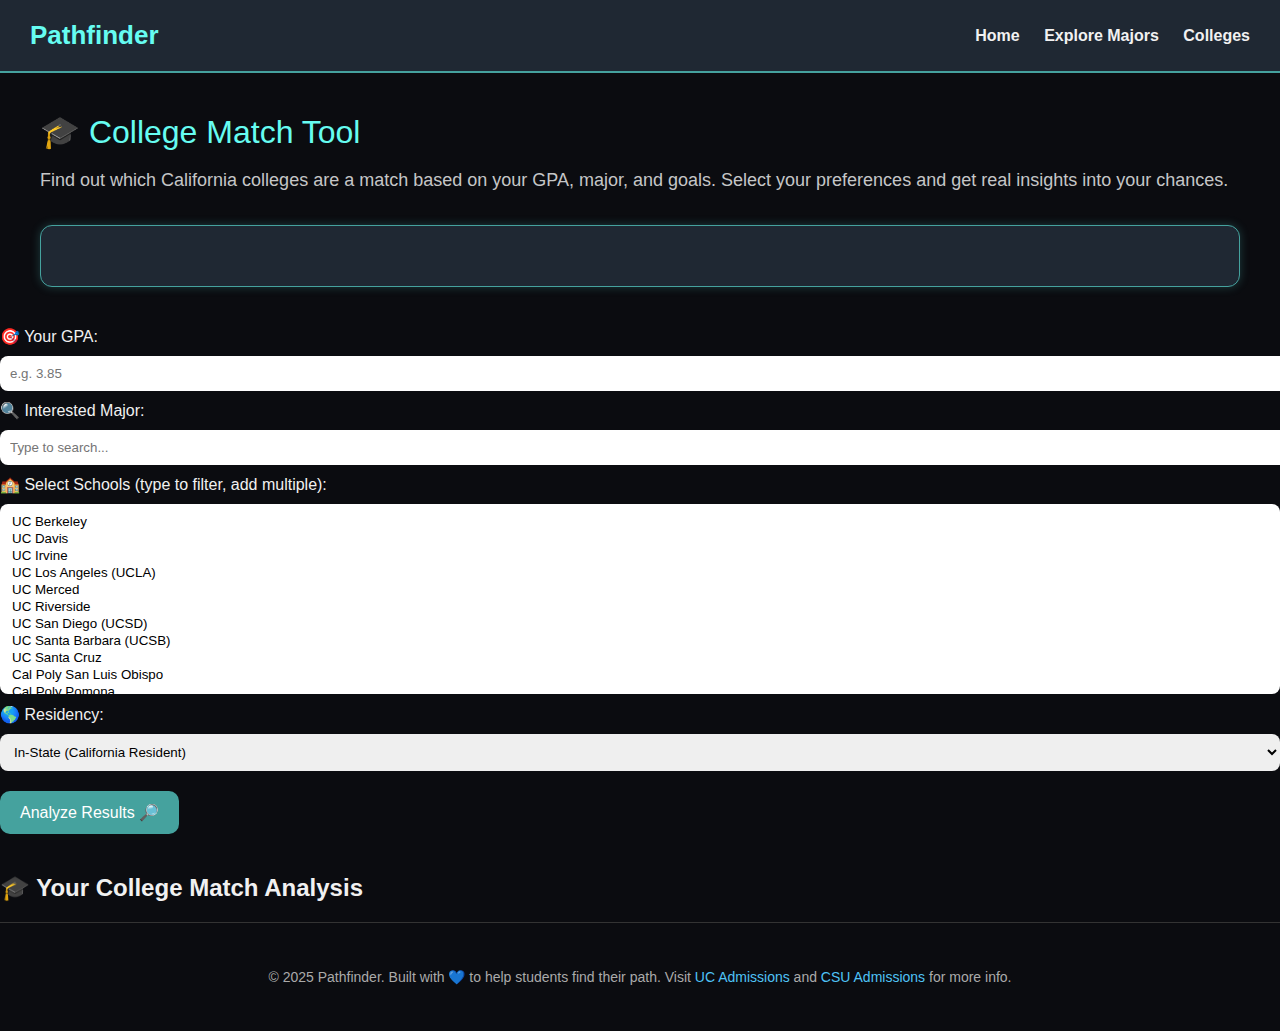
<file: college.html>
<!DOCTYPE html>
<html lang="en">
<head>
  <meta charset="UTF-8" />
  <meta name="viewport" content="width=device-width, initial-scale=1.0"/>
  <title>Pathfinder - Colleges</title>
  <style>
    body {
      background-color: #0b0c10;
      color: #f1f1f1;
      font-family: 'Segoe UI', sans-serif;
      margin: 0;
      padding: 0;
    }

    header {
      background-color: #1f2833;
      padding: 20px 30px;
      display: flex;
      justify-content: space-between;
      align-items: center;
      border-bottom: 2px solid #45a29e;
    }

    header h1 {
      margin: 0;
      color: #66fcf1;
      font-size: 26px;
    }

    nav a {
      color: #f1f1f1;
      margin-left: 20px;
      text-decoration: none;
      font-weight: bold;
      transition: color 0.3s ease;
    }

    nav a:hover {
      color: #66fcf1;
    }

    .container {
      padding: 40px 30px;
      max-width: 1200px;
      margin: auto;
    }

    .title {
      font-size: 32px;
      color: #66fcf1;
      margin-bottom: 15px;
    }

    .subtitle {
      font-size: 18px;
      color: #c5c6c7;
      margin-bottom: 30px;
      line-height: 1.6;
    }

    .section-box {
      background-color: #1f2833;
      padding: 30px;
      border-radius: 12px;
      border: 1px solid #45a29e;
      box-shadow: 0 0 10px #45a29e55;
    }
  </style>
</head>

<body>
  <header>
    <h1>Pathfinder</h1>
    <nav>
      <a href="index.html">Home</a>
      <a href="explore.html">Explore Majors</a>
      <a href="colleges.html">Colleges</a>
    </nav>
  </header>

  <div class="container">
    <div class="title">🎓 College Match Tool</div>
    <div class="subtitle">
      Find out which California colleges are a match based on your GPA, major, and goals. Select your preferences and get real insights into your chances.
    </div>

    <div class="section-box" id="collegeForm">
      <!-- Form and input fields will be added in Chunk 2 -->
    </div>
  </div>
</body>
</html>
<form id="collegeMatcher">
  <label for="gpa">🎯 Your GPA:</label><br>
  <input type="number" id="gpa" step="0.01" min="0" max="5" placeholder="e.g. 3.85" required style="width: 100%; padding: 10px; margin: 10px 0; border-radius: 8px; border: none;"><br>

  <label for="major">🔍 Interested Major:</label><br>
  <input type="text" id="major" list="majors" placeholder="Type to search..." required style="width: 100%; padding: 10px; margin: 10px 0; border-radius: 8px; border: none;">
  <datalist id="majors">
    <option value="Psychology">
    <option value="Computer Science">
    <option value="Mechanical Engineering">
    <option value="Electrical Engineering">
    <option value="Nursing">
    <option value="Biology">
    <option value="Sociology">
    <option value="Political Science">
    <option value="Economics">
    <option value="Business Administration">
    <option value="Accounting">
    <option value="Civil Engineering">
    <option value="Film and Media Studies">
    <option value="Kinesiology">
    <option value="Mathematics">
    <option value="Physics">
    <option value="Education">
    <option value="Architecture">
    <option value="Environmental Science">
    <option value="Anthropology">
    <option value="Finance">
    <option value="Public Health">
    <option value="English Literature">
    <option value="Materials Science">
    <option value="Astronomy">
  </datalist>

  <label for="colleges">🏫 Select Schools (type to filter, add multiple):</label><br>
  <select id="colleges" multiple size="10" required style="width: 100%; padding: 10px; margin: 10px 0; border-radius: 8px; border: none;">
    <option>UC Berkeley</option>
    <option>UC Davis</option>
    <option>UC Irvine</option>
    <option>UC Los Angeles (UCLA)</option>
    <option>UC Merced</option>
    <option>UC Riverside</option>
    <option>UC San Diego (UCSD)</option>
    <option>UC Santa Barbara (UCSB)</option>
    <option>UC Santa Cruz</option>
    <option>Cal Poly San Luis Obispo</option>
    <option>Cal Poly Pomona</option>
    <option>San Diego State University (SDSU)</option>
    <option>San Francisco State University</option>
    <option>San Jose State University</option>
    <option>CSU Long Beach</option>
    <option>CSU Fullerton</option>
    <option>CSU Los Angeles</option>
    <option>CSU Northridge</option>
    <option>CSU Chico</option>
    <option>CSU Sacramento</option>
    <option>CSU East Bay</option>
    <option>CSU Dominguez Hills</option>
    <option>Humboldt State University</option>
    <option>CSU San Marcos</option>
    <option>Fresno State</option>
  </select>

  <label for="residency">🌎 Residency:</label><br>
  <select id="residency" style="width: 100%; padding: 10px; margin: 10px 0 20px; border-radius: 8px; border: none;">
    <option value="in-state">In-State (California Resident)</option>
    <option value="out-of-state">Out-of-State</option>
  </select>

  <button type="submit" style="padding: 12px 20px; background-color: #45a29e; color: white; border: none; border-radius: 10px; font-size: 16px; cursor: pointer;">
    Analyze Results 🔎
  </button>
</form>

<!-- Where analysis results will appear -->
<div id="results" style="margin-top: 40px;"></div>
<!-- CHUNK 3: College Analysis Result Section -->
<div id="results" class="mt-10 hidden">
  <h2 class="text-2xl font-bold mb-4">🎓 Your College Match Analysis</h2>
  <div id="resultsContainer" class="grid grid-cols-1 md:grid-cols-2 gap-6">
    <!-- Dynamic college cards will be inserted here -->
  </div>
</div>

<script>
  const form = document.getElementById("collegeForm");
  const resultsSection = document.getElementById("results");
  const resultsContainer = document.getElementById("resultsContainer");

  form.addEventListener("submit", async (e) => {
    e.preventDefault();
    const gpa = parseFloat(document.getElementById("gpaInput").value);
    const major = document.getElementById("majorInput").value.trim().toLowerCase();
    const selectedColleges = Array.from(document.querySelectorAll(".college-checkbox:checked")).map(el => el.value);

    resultsSection.classList.remove("hidden");
    resultsContainer.innerHTML = ""; // Clear previous results

    selectedColleges.forEach((collegeName) => {
      const college = colleges.find(c => c.name === collegeName);
      const acceptanceRate = college.acceptanceRates[major] || college.generalAcceptance;
      const targetType = gpa > acceptanceRate + 0.10 ? "Safety" : gpa > acceptanceRate - 0.05 ? "Target" : "Reach";

      const card = document.createElement("div");
      card.className = "bg-white bg-opacity-5 rounded-2xl shadow-lg p-6 hover:scale-105 transition-transform border border-blue-500";
      card.innerHTML = `
        <h3 class="text-xl font-bold text-blue-300 mb-2">${college.name}</h3>
        <p><strong>Major:</strong> ${capitalize(major)}</p>
        <p><strong>Your GPA:</strong> ${gpa.toFixed(2)}</p>
        <p><strong>Avg Acceptance Rate (${capitalize(major)}):</strong> ${(acceptanceRate * 100).toFixed(1)}%</p>
        <p><strong>Match Type:</strong> <span class="font-bold ${targetType === 'Reach' ? 'text-red-400' : targetType === 'Target' ? 'text-yellow-300' : 'text-green-400'}">${targetType}</span></p>
        <p class="mt-2"><a href="${college.admissionsLink}" target="_blank" class="underline text-blue-400">Visit Admissions Page ↗</a></p>
      `;
      resultsContainer.appendChild(card);
    });
  });

  function capitalize(str) {
    return str.charAt(0).toUpperCase() + str.slice(1);
  }
</script>

</body>
</html>
<!DOCTYPE html>
<html lang="en">
<head>
  <meta charset="UTF-8" />
  <meta name="viewport" content="width=device-width, initial-scale=1.0" />
  <title>College Match | Pathfinder</title>
  <link href="https://fonts.googleapis.com/css2?family=Inter:wght@400;600&display=swap" rel="stylesheet">
  <style>
    /* ...existing styles from previous chunks... */
    .footer {
      text-align: center;
      font-size: 0.875rem;
      color: #aaa;
      padding: 2rem 0;
      border-top: 1px solid #333;
    }
    .footer a {
      color: #4FC3F7;
      text-decoration: none;
    }
    .footer a:hover {
      text-decoration: underline;
    }
  </style>
</head>
<body>
  <!-- ...existing content from previous chunks... -->

  <footer class="footer">
    <p>&copy; 2025 Pathfinder. Built with 💙 to help students find their path. Visit <a href="https://www.universityofcalifornia.edu/" target="_blank">UC Admissions</a> and <a href="https://www2.calstate.edu/" target="_blank">CSU Admissions</a> for more info.</p>
  </footer>
</body>
</html>
</file>
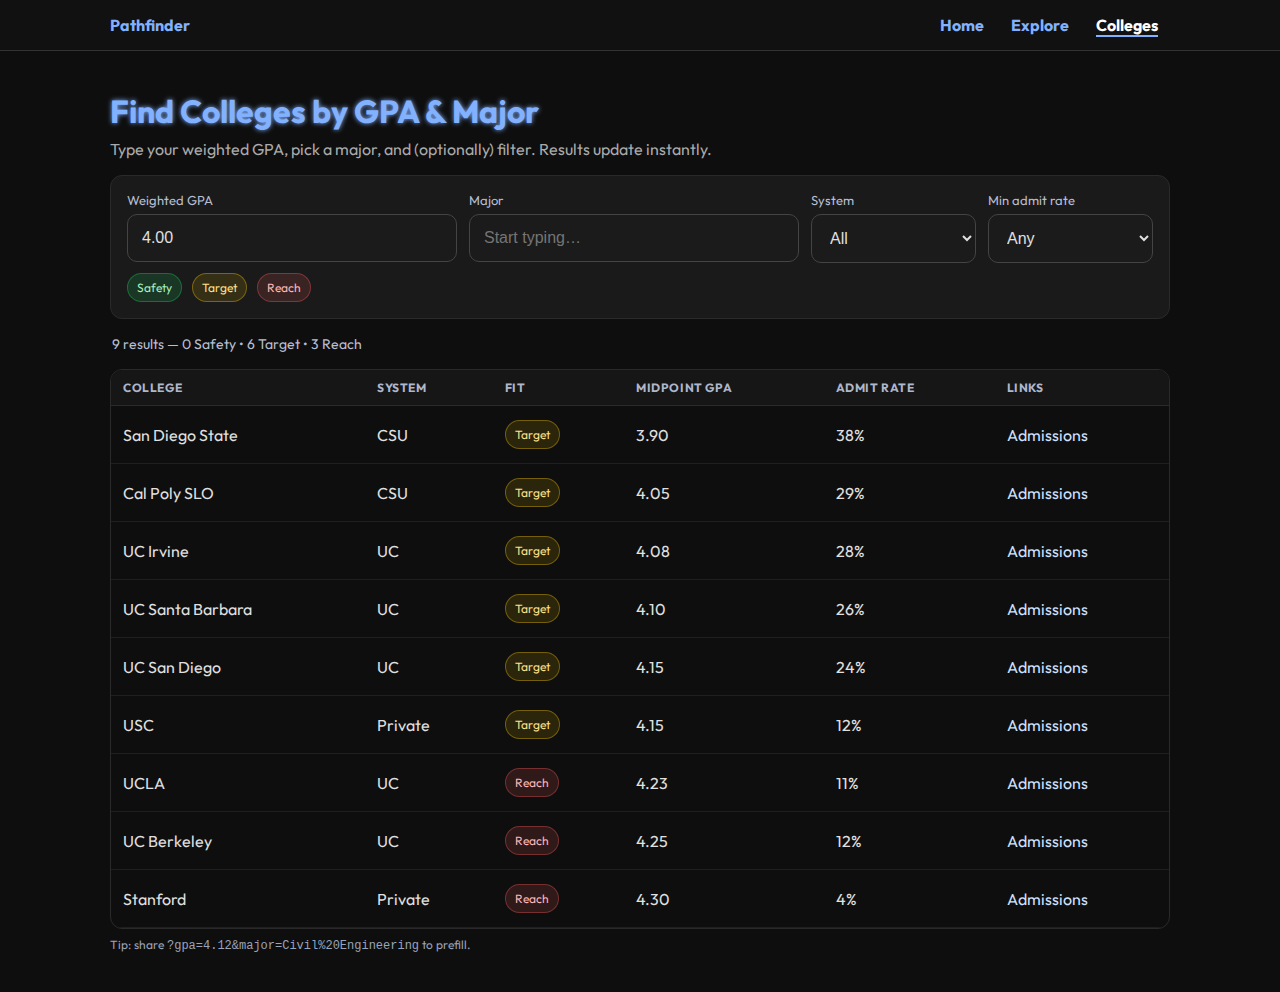
<file: colleges.html>
<!DOCTYPE html>
<html lang="en">
<head>
  <meta charset="utf-8">
  <title>Colleges | Pathfinder</title>
  <meta name="viewport" content="width=device-width, initial-scale=1">
  <link href="https://fonts.googleapis.com/css2?family=Outfit:wght@400;700&display=swap" rel="stylesheet">
  <style>
    *{box-sizing:border-box;margin:0;padding:0}
    :root{
      --bg:#0e0e0e; --panel:#1a1a1a; --line:#2a2a2a; --text:#e0e0e0; --muted:#b0b7c8; --accent:#82b1ff;
      --ok:#1ed760; --warn:#ffcc00; --danger:#ff5c5c;
    }
    body{font-family:'Outfit',system-ui,-apple-system,Segoe UI,Roboto,Helvetica,Arial,sans-serif;background:var(--bg);color:var(--text)}
    a{color:#cfe1ff;text-decoration:none} a:hover{color:#fff}

    /* nav */
    header{position:sticky;top:0;z-index:5;background:#111;border-bottom:1px solid #333}
    .nav{max-width:1100px;margin:0 auto;padding:15px 20px;display:flex;justify-content:space-between;align-items:center}
    .brand{font-weight:700;color:var(--accent)}
    .links a{color:#82b1ff;margin:0 12px;font-weight:700}
    .links a:hover{color:#fff}
    .links a.active{color:#fff;border-bottom:2px solid var(--accent)}

    main{max-width:1100px;margin:40px auto;padding:0 20px}
    h1{font-size:2.0rem;color:var(--accent);text-shadow:0 0 5px #82b1ff;margin-bottom:8px}
    .lead{color:#aaa;margin-bottom:16px}

    .panel{background:var(--panel);border:1px solid var(--line);border-radius:12px;padding:16px}
    .grid{display:grid;gap:12px}
    @media(min-width:860px){.grid{grid-template-columns:2fr 2fr 1fr 1fr}}

    label{display:block;font-size:13px;color:#b7bed2;margin-bottom:6px}
    input,select,button{width:100%;padding:14px;border-radius:10px;border:1px solid #444;background:#1b1b1b;color:var(--text);font-size:1rem}
    input:focus,select:focus,button:focus{outline:none;border-color:#3b72c7;box-shadow:0 0 0 3px rgba(130,177,255,.15)}
    button{cursor:pointer;font-weight:700;background:#1c2740} button:hover{filter:brightness(1.05)}

    .legend{display:flex;gap:10px;flex-wrap:wrap;margin:10px 0 0}
    .tag{font-size:12px;padding:6px 9px;border-radius:999px;border:1px solid #00000022;display:inline-block}
    .safety{background:rgba(30,215,96,.15);color:#a6f0bf;border-color:rgba(30,215,96,.35)}
    .target{background:rgba(255,204,0,.12);color:#ffe08a;border-color:rgba(255,204,0,.35)}
    .reach{background:rgba(255,92,92,.14);color:#ffb6b6;border-color:rgba(255,92,92,.35)}

    .count{color:#b7bed2;font-size:14px;margin:16px 2px}

    .table-wrap{overflow:auto;border-radius:12px;border:1px solid var(--line)}
    table{width:100%;border-collapse:separate;border-spacing:0}
    thead th{text-align:left;font-size:12px;letter-spacing:.05em;text-transform:uppercase;color:#aeb7cb;background:#161616;padding:10px 12px;border-bottom:1px solid var(--line);position:sticky;top:0;z-index:1}
    tbody td{padding:14px 12px;border-bottom:1px solid #1f1f1f}
    tbody tr:hover{background:#141414}

    .footnote{color:#9aa4b9;font-size:12px;margin-top:8px}
  </style>
</head>
<body>
  <header>
    <div class="nav">
      <div class="brand">Pathfinder</div>
      <div class="links">
        <a href="index.html">Home</a>
        <a href="explore.html">Explore</a>
        <a href="colleges.html" class="active">Colleges</a>
      </div>
    </div>
  </header>

  <main>
    <h1>Find Colleges by GPA & Major</h1>
    <p class="lead">Type your weighted GPA, pick a major, and (optionally) filter. Results update instantly.</p>

    <section class="panel" aria-label="Filters">
      <div class="grid">
        <div>
          <label for="gpa">Weighted GPA</label>
          <!-- text+decimal prevents browser spinner + lets you type freely -->
          <input id="gpa" type="text" inputmode="decimal" placeholder="e.g., 4.10">
        </div>
        <div>
          <label for="major">Major</label>
          <input list="majors" id="major" placeholder="Start typing…">
          <datalist id="majors"></datalist>
        </div>
        <div>
          <label for="system">System</label>
          <select id="system">
            <option value="ALL">All</option>
            <option value="UC">UC</option>
            <option value="CSU">CSU</option>
            <option value="Private">Private</option>
          </select>
        </div>
        <div>
          <label for="minrate">Min admit rate</label>
          <select id="minrate">
            <option value="0">Any</option>
            <option value="10">≥ 10%</option>
            <option value="20">≥ 20%</option>
            <option value="30">≥ 30%</option>
          </select>
        </div>
      </div>

      <div class="legend">
        <span class="tag safety">Safety</span>
        <span class="tag target">Target</span>
        <span class="tag reach">Reach</span>
      </div>
    </section>

    <section style="margin-top:14px">
      <div class="count" id="count">No results yet.</div>
      <div class="table-wrap">
        <table>
          <thead>
            <tr>
              <th>College</th>
              <th>System</th>
              <th>Fit</th>
              <th>Midpoint GPA</th>
              <th>Admit rate</th>
              <th>Links</th>
            </tr>
          </thead>
          <tbody id="rows"></tbody>
        </table>
      </div>
      <p class="footnote">Tip: share <code>?gpa=4.12&major=Civil%20Engineering</code> to prefill.</p>
    </section>
  </main>

  <script>
    /* ---------- Data (small, human-sized) ---------- */
    const MAJORS = [
      "Civil Engineering","Mechanical Engineering","Electrical Engineering","Materials Science",
      "Computer Science","Mathematics","Psychology","Business Administration","Finance","Nursing","Liberal Arts"
    ];

    const COLLEGES = [
      {name:"UC Berkeley", system:"UC", midGpa:4.25, admitRate:12, majors:["Civil Engineering","Mechanical Engineering","Electrical Engineering","Computer Science","Mathematics","Materials Science","Liberal Arts"], midByMajor:{"Civil Engineering":4.28,"Electrical Engineering":4.28,"Computer Science":4.30,"Mathematics":4.18,"Liberal Arts":4.08}},
      {name:"UCLA", system:"UC", midGpa:4.23, admitRate:11, majors:["Civil Engineering","Mechanical Engineering","Electrical Engineering","Computer Science","Psychology","Mathematics","Liberal Arts"], midByMajor:{"Civil Engineering":4.26,"Electrical Engineering":4.26,"Computer Science":4.29,"Psychology":4.15,"Mathematics":4.17,"Liberal Arts":4.05}},
      {name:"UC San Diego", system:"UC", midGpa:4.15, admitRate:24, majors:["Civil Engineering","Mechanical Engineering","Electrical Engineering","Computer Science","Mathematics","Materials Science","Liberal Arts"], midByMajor:{"Computer Science":4.22,"Electrical Engineering":4.18,"Mathematics":4.06,"Liberal Arts":3.98}},
      {name:"UC Santa Barbara", system:"UC", midGpa:4.10, admitRate:26, majors:["Mechanical Engineering","Computer Science","Mathematics","Psychology","Liberal Arts"], midByMajor:{"Mechanical Engineering":4.16,"Computer Science":4.14,"Mathematics":4.02,"Liberal Arts":3.95}},
      {name:"UC Irvine", system:"UC", midGpa:4.08, admitRate:28, majors:["Civil Engineering","Mechanical Engineering","Electrical Engineering","Computer Science","Business Administration","Nursing","Liberal Arts"], midByMajor:{"Nursing":4.20,"Computer Science":4.14,"Electrical Engineering":4.06,"Business Administration":3.98,"Liberal Arts":3.90}},
      {name:"Cal Poly SLO", system:"CSU", midGpa:4.05, admitRate:29, majors:["Civil Engineering","Mechanical Engineering","Materials Science","Business Administration","Computer Science","Mathematics","Liberal Arts"], midByMajor:{"Computer Science":4.10,"Mechanical Engineering":4.08,"Civil Engineering":4.10,"Liberal Arts":3.85}},
      {name:"San Diego State", system:"CSU", midGpa:3.90, admitRate:38, majors:["Civil Engineering","Mechanical Engineering","Electrical Engineering","Computer Science","Business Administration","Nursing","Mathematics","Liberal Arts"], midByMajor:{"Nursing":4.00,"Computer Science":3.95}},
      {name:"USC", system:"Private", midGpa:4.15, admitRate:12, majors:["Business Administration","Computer Science","Mechanical Engineering","Electrical Engineering","Mathematics","Liberal Arts"], midByMajor:{"Business Administration":4.05,"Computer Science":4.18}},
      {name:"Stanford", system:"Private", midGpa:4.30, admitRate:4, majors:["Computer Science","Mathematics","Electrical Engineering","Liberal Arts"], midByMajor:{"Computer Science":4.33,"Mathematics":4.25}}
    ];

    /* ---------- DOM ---------- */
    const majorsDL = document.getElementById('majors');
    MAJORS.forEach(m => majorsDL.insertAdjacentHTML('beforeend', `<option value="${m}">`));

    const gpaEl   = document.getElementById('gpa');
    const majorEl = document.getElementById('major');
    const sysEl   = document.getElementById('system');
    const minEl   = document.getElementById('minrate');
    const rowsEl  = document.getElementById('rows');
    const countEl = document.getElementById('count');

    /* ---------- Helpers ---------- */
    const ALIASES = {
      "civ eng":"civil engineering",
      "mech eng":"mechanical engineering",
      "ee":"electrical engineering",
      "mat sci":"materials science",
      "comp sci":"computer science",
      "cs":"computer science",
      "biz":"business administration"
    };

    function normalizeMajor(s){
      if(!s) return "";
      const low = String(s).trim().toLowerCase();
      return ALIASES[low] || low; // always lower
    }

    function majorsContains(list, wantedLow){
      if(!wantedLow) return true; // no filter
      return (list||[]).some(x => x.toLowerCase() === wantedLow);
    }

    function parseGpaLoose(str){
      if (str == null) return NaN;
      const cleaned = String(str).replace(',', '.').trim();
      const v = parseFloat(cleaned);
      if (isNaN(v)) return NaN;
      return Math.max(0, Math.min(5, v));
    }
    function formatGpa(v){ return isNaN(v) ? "" : v.toFixed(2); }

    function getMidpoint(college, majorLow){
      if (majorLow && college.midByMajor){
        for (const k in college.midByMajor){
          if (k.toLowerCase() === majorLow) return college.midByMajor[k];
        }
      }
      return college.midGpa;
    }

    function classify(gpa, mid){
      if (isNaN(gpa) || isNaN(mid)) return {band:"—"};
      const diff = +(gpa - mid).toFixed(2);
      if (diff >= 0.20) return {band:"Safety", diff};
      if (Math.abs(diff) <= 0.15) return {band:"Target", diff};
      return {band:"Reach", diff};
    }
    const fitClass = b => b==="Safety"? "safety" : b==="Target" ? "target" : "reach";
    const admissionsUrl = name => `https://www.google.com/search?q=${encodeURIComponent(name+' undergraduate admissions')}`;

    /* ---------- Core ---------- */
    function analyze(){
      const g = parseGpaLoose(gpaEl.value);
      const majorLow = normalizeMajor(majorEl.value);
      const system = sysEl.value;
      const minRate = parseInt(minEl.value, 10) || 0;

      const items = COLLEGES
        .filter(c => (system === "ALL" ? true : c.system === system))
        .filter(c => c.admitRate >= minRate)
        .filter(c => majorsContains(c.majors, majorLow))
        .map((c, i) => {
          const mid = getMidpoint(c, majorLow);
          const fit = classify(g, mid);
          return { id:i, name:c.name, system:c.system, mid, rate:c.admitRate, fit };
        });

      const rank = b => b==="Safety"?0 : b==="Target"?1 : b==="Reach"?2 : 3;
      items.sort((a,b)=> rank(a.fit.band)-rank(b.fit.band) || a.mid-b.mid);

      render(items);
    }

    function render(items){
      rowsEl.innerHTML = "";
      if (!items.length){
        countEl.textContent = "No results yet. Enter GPA and choose a major.";
        return;
      }
      const tally = items.reduce((acc,r)=>{ acc[r.fit.band]=(acc[r.fit.band]||0)+1; return acc; },{});
      countEl.textContent = `${items.length} result${items.length===1?"":"s"} — ${tally.Safety||0} Safety • ${tally.Target||0} Target • ${tally.Reach||0} Reach`;

      const frag = document.createDocumentFragment();
      items.forEach(r=>{
        const tr = document.createElement('tr');
        tr.innerHTML = `
          <td>${r.name}</td>
          <td>${r.system}</td>
          <td><span class="tag ${fitClass(r.fit.band)}">${r.fit.band}</span></td>
          <td>${isFinite(r.mid) ? r.mid.toFixed(2) : "—"}</td>
          <td>${r.rate}%</td>
          <td><a href="${admissionsUrl(r.name)}" target="_blank" rel="noopener">Admissions</a></td>
        `;
        frag.appendChild(tr);
      });
      requestAnimationFrame(()=>rowsEl.appendChild(frag));
    }

    /* ---------- Events (debounced; don’t format while typing) ---------- */
    function debounce(fn,ms){ let t; return (...a)=>{ clearTimeout(t); t=setTimeout(()=>fn(...a),ms); }; }
    const run = debounce(analyze, 140);

    [gpaEl, majorEl, sysEl, minEl].forEach(el=>{
      el.addEventListener('input', run);
      el.addEventListener('change', run);
      el.addEventListener('keydown', e=>{
        if(e.key==='Enter'){
          e.preventDefault();
          const val = parseGpaLoose(gpaEl.value);
          if (!isNaN(val)) gpaEl.value = formatGpa(val);
          analyze();
        }
      });
    });

    // Format GPA when leaving the field (never during typing)
    gpaEl.addEventListener('blur', ()=>{
      const val = parseGpaLoose(gpaEl.value);
      gpaEl.value = formatGpa(val);
    });

    // Init from URL (?gpa=&major=)
    (function init(){
      const p = new URL(location.href).searchParams;
      const qpG = p.get('gpa'); const qpM = p.get('major');
      if (qpG) gpaEl.value = qpG;
      if (qpM) majorEl.value = qpM;
      if (!gpaEl.value) gpaEl.value = "4.00";
      analyze();
    })();
  </script>
</body>
</html>
</file>
